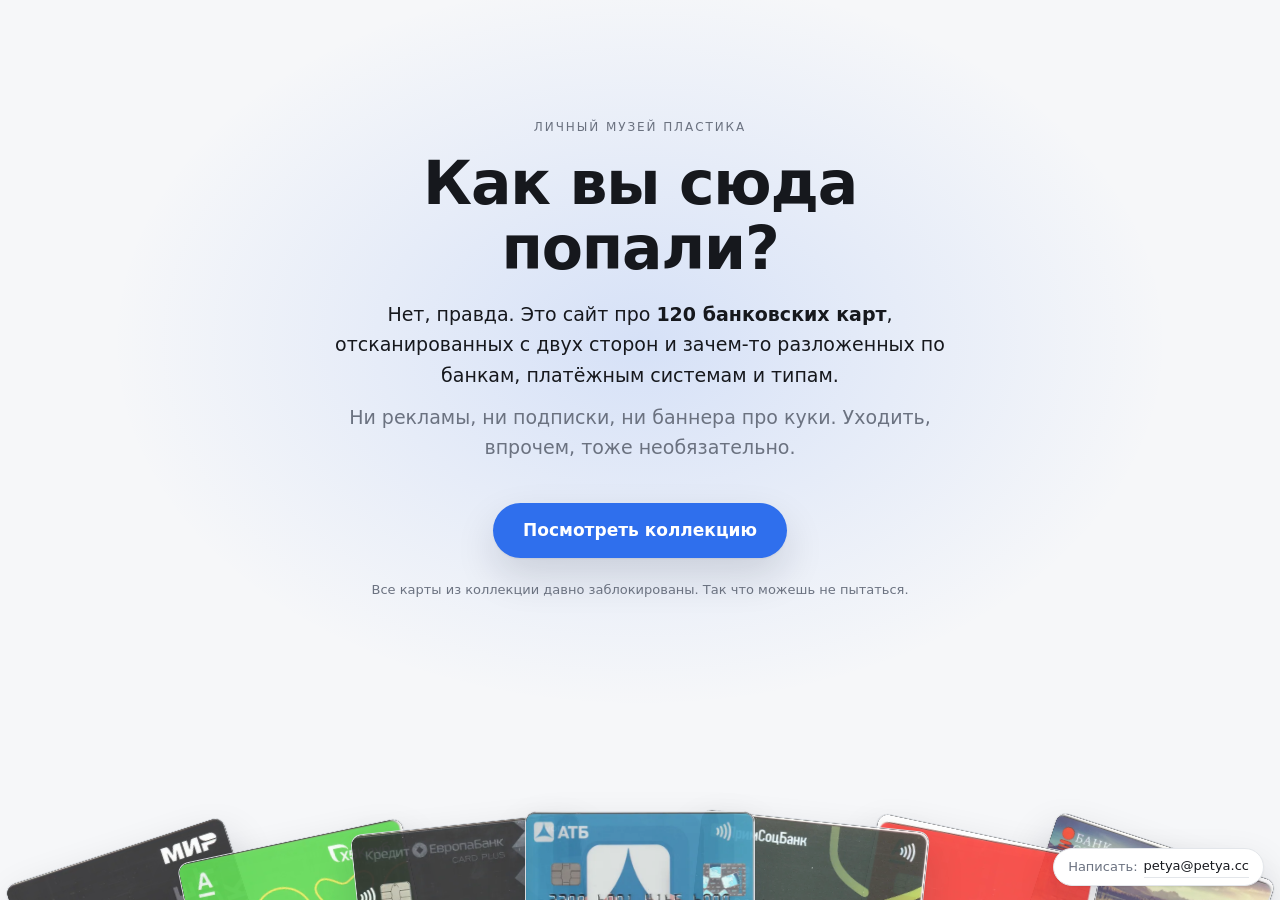
<file: index.html>
<!doctype html>
<html lang="ru">
<head>
<meta charset="utf-8">
<meta name="viewport" content="width=device-width,initial-scale=1">
<title>Коллекция банковских карт</title>
<link rel="icon" href="/favicon.svg" type="image/svg+xml">
<link rel="alternate icon" href="/favicon.ico" sizes="any">
<link rel="apple-touch-icon" href="/apple-touch-icon.png">
<meta name="description" content="Личная коллекция банковских карт со сканами обеих сторон.">
<link rel="stylesheet" href="/assets/landing.css">
</head>
<body>

<div class="stage">
  <main class="hero">
    <p class="kicker">Личный музей пластика</p>
    <h1>Как вы сюда попали?</h1>
    <p class="lead">
      Нет, правда. Это сайт про <b><span id="count">120</span> банковских карт</b>,
      отсканированных с двух сторон и зачем-то разложенных по банкам,
      платёжным системам и типам.
    </p>
    <p class="lead muted">
      Ни рекламы, ни подписки, ни баннера про куки. Уходить, впрочем, тоже необязательно.
    </p>

    <a class="cta" href="/collection/">Посмотреть коллекцию</a>

    <p class="note">
      Все карты из коллекции давно заблокированы. Так что можешь не пытаться.
    </p>
  </main>

  <div class="fan" id="fan" aria-hidden="true"></div>
</div>

<footer class="corner">
  <a id="mail" href="#" title="Написать письмо">
    <span class="muted">Написать:</span><span id="mailaddr">…</span>
  </a>
</footer>

<script src="/assets/landing.js"></script>
</body>
</html>
</file>
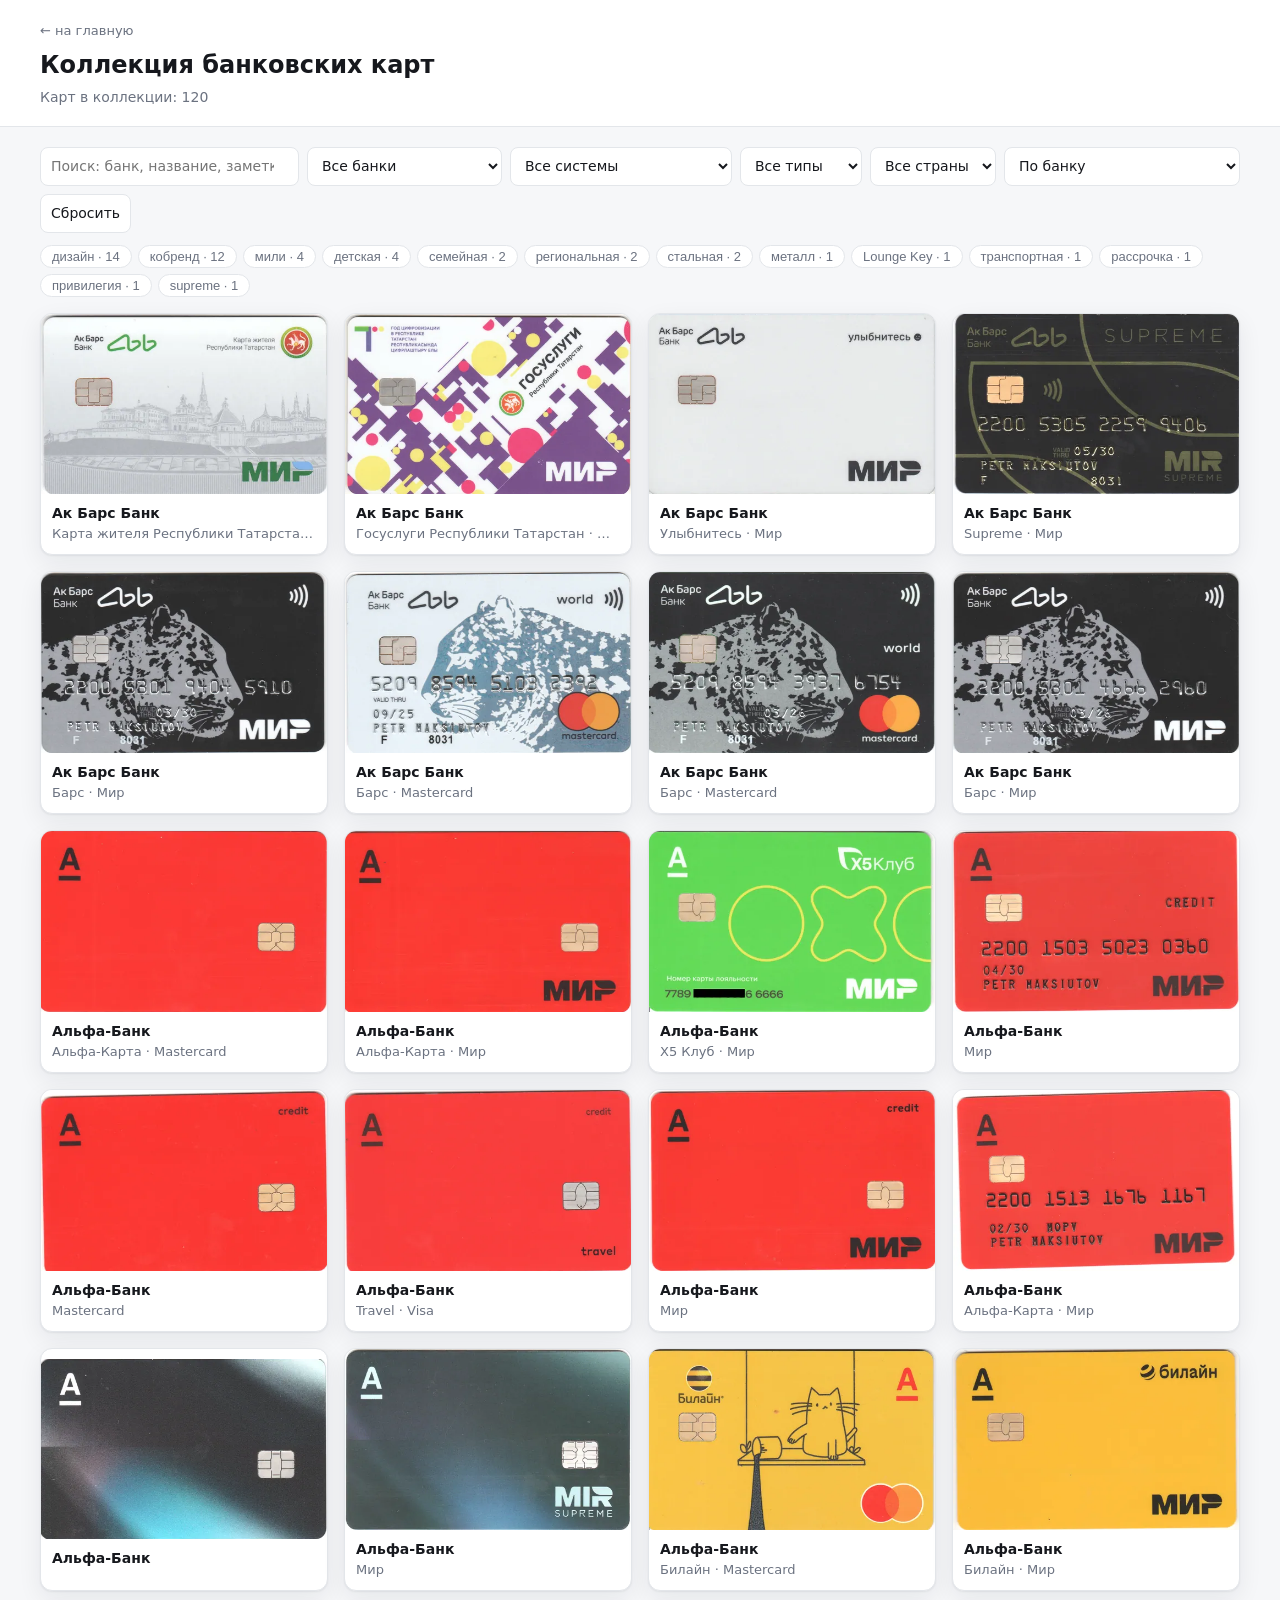
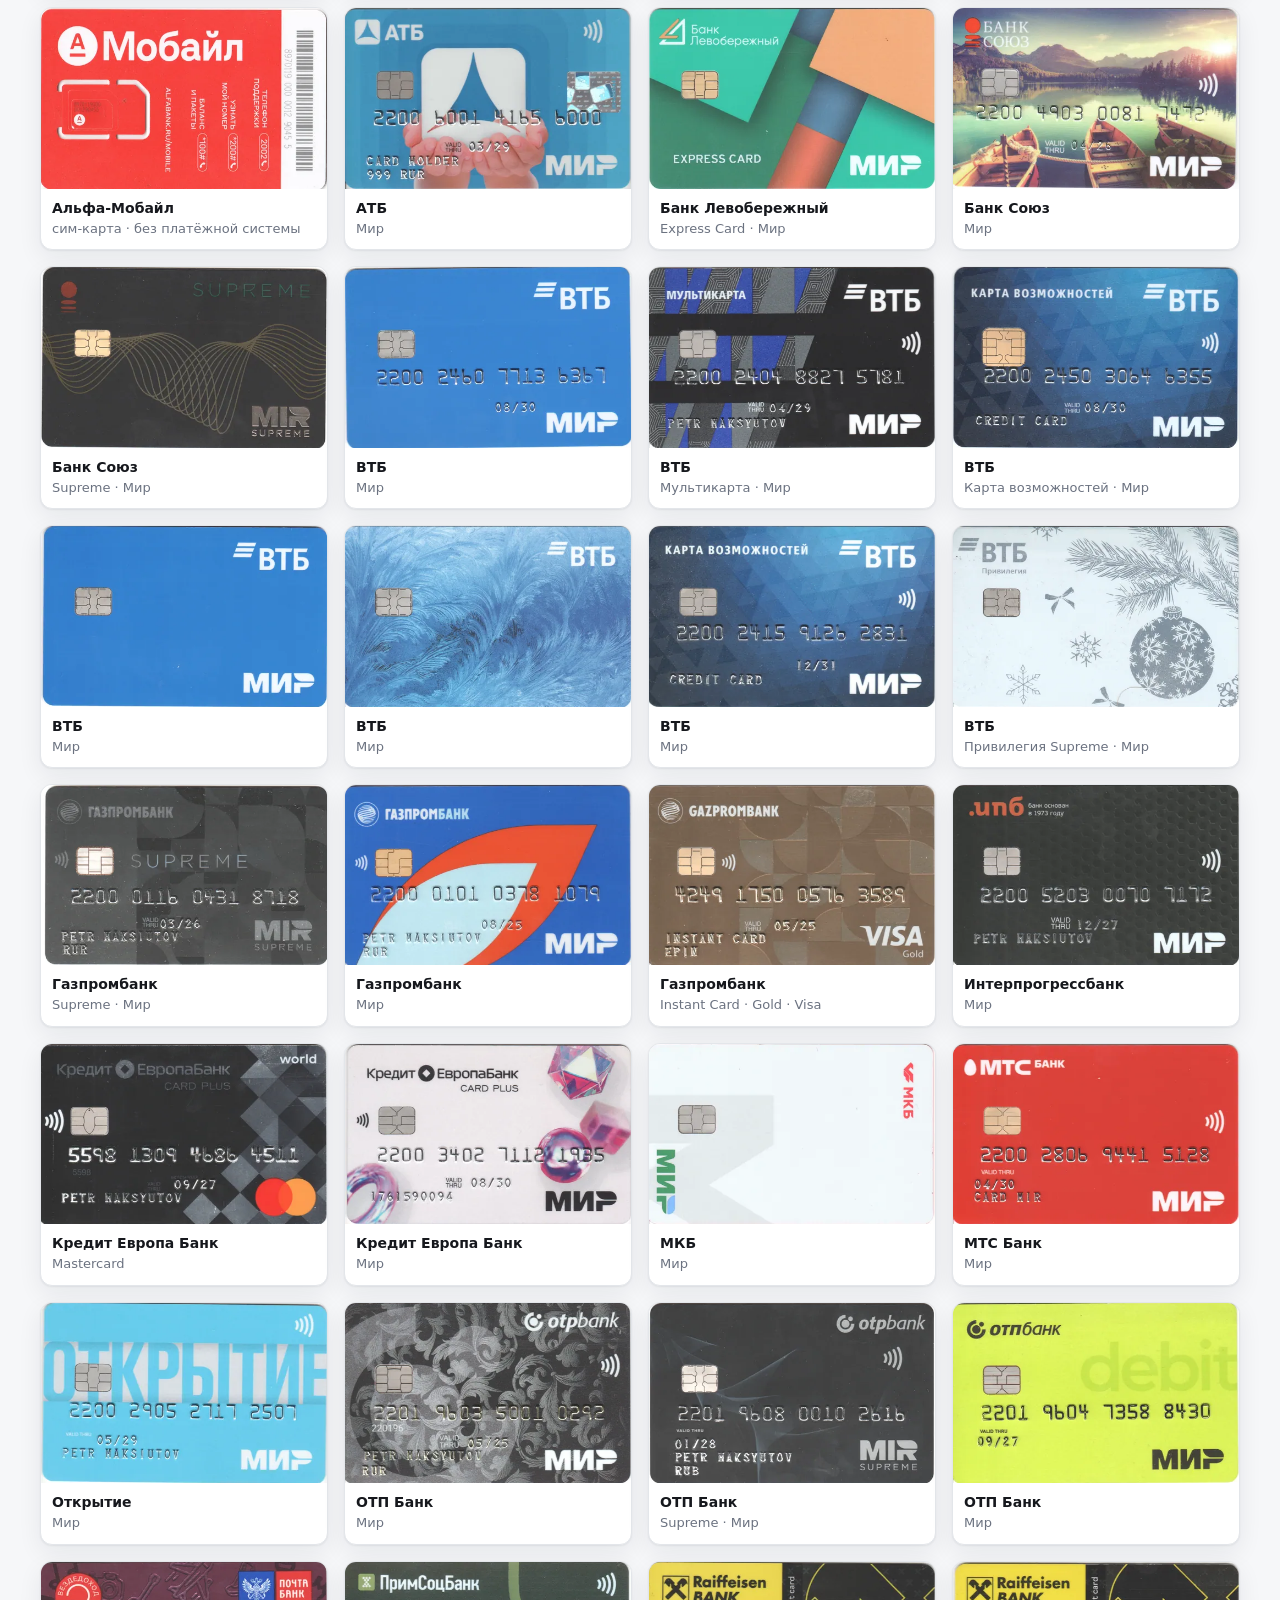
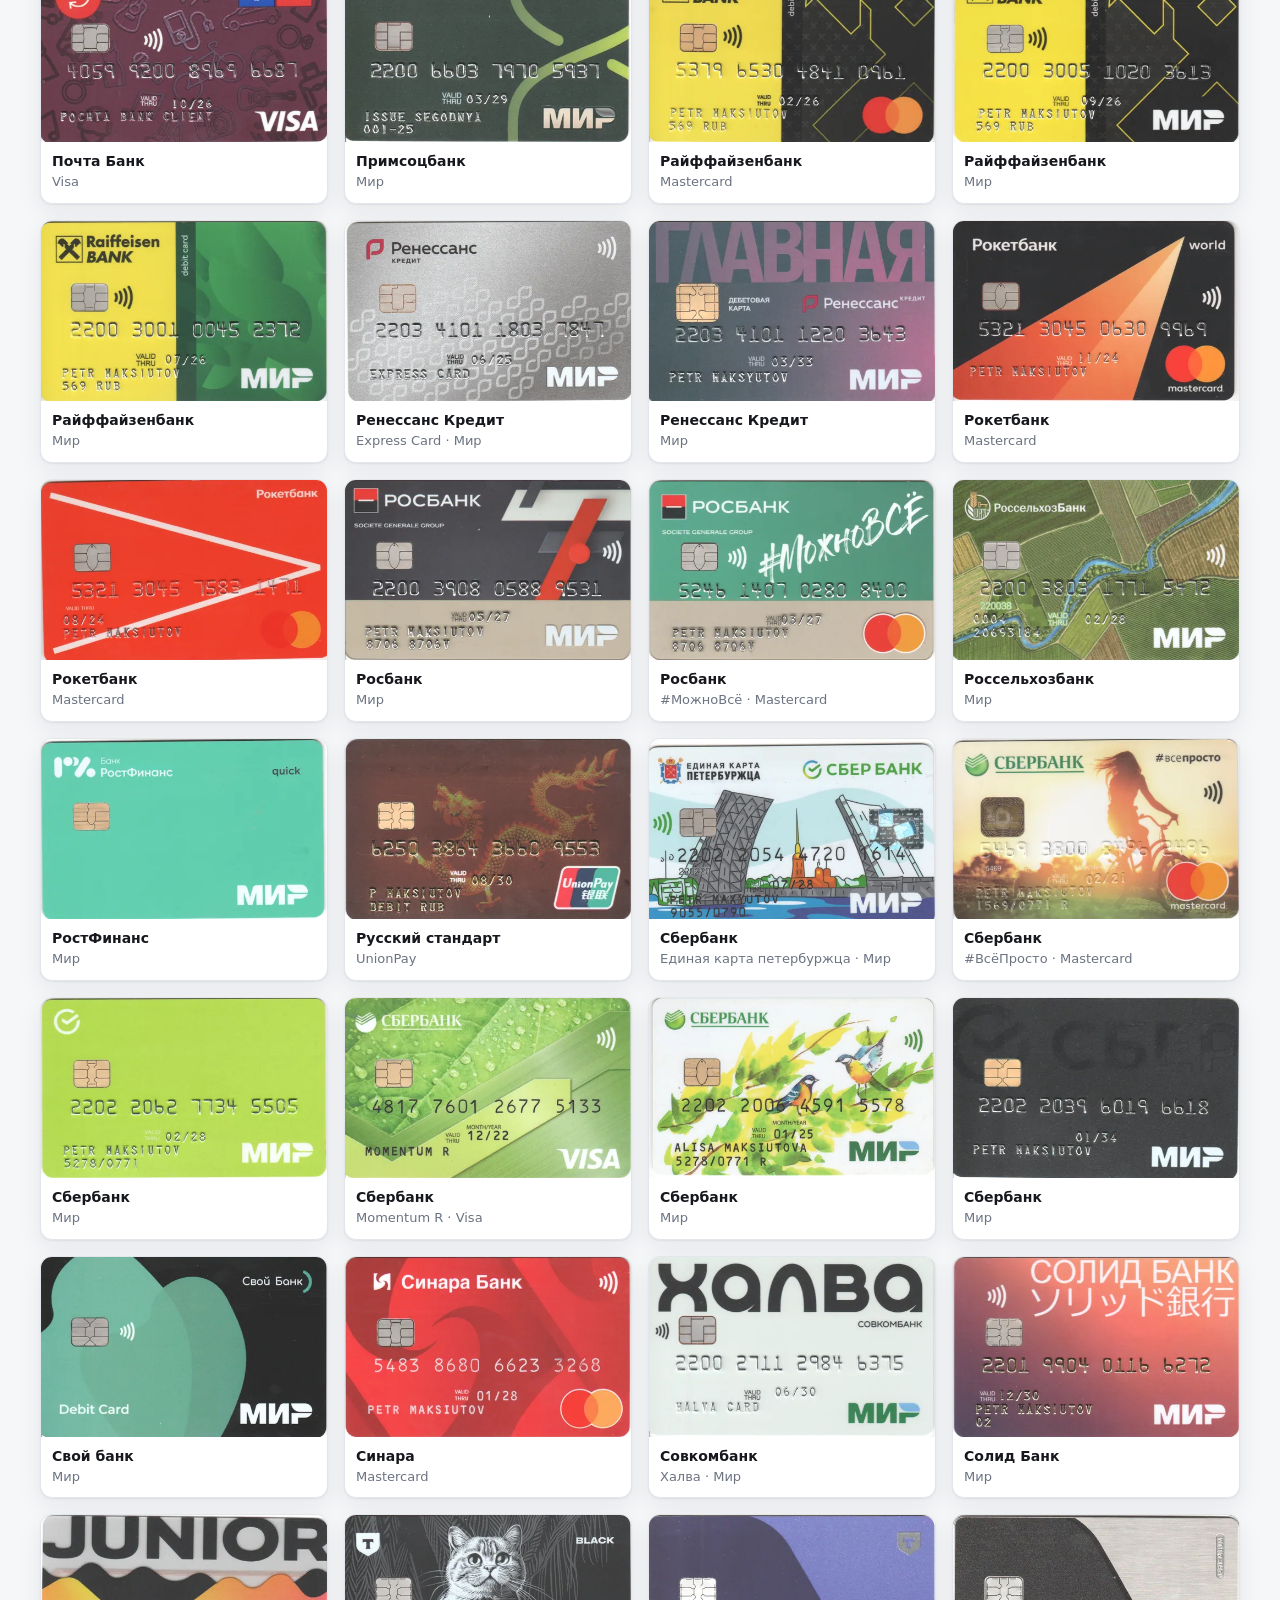
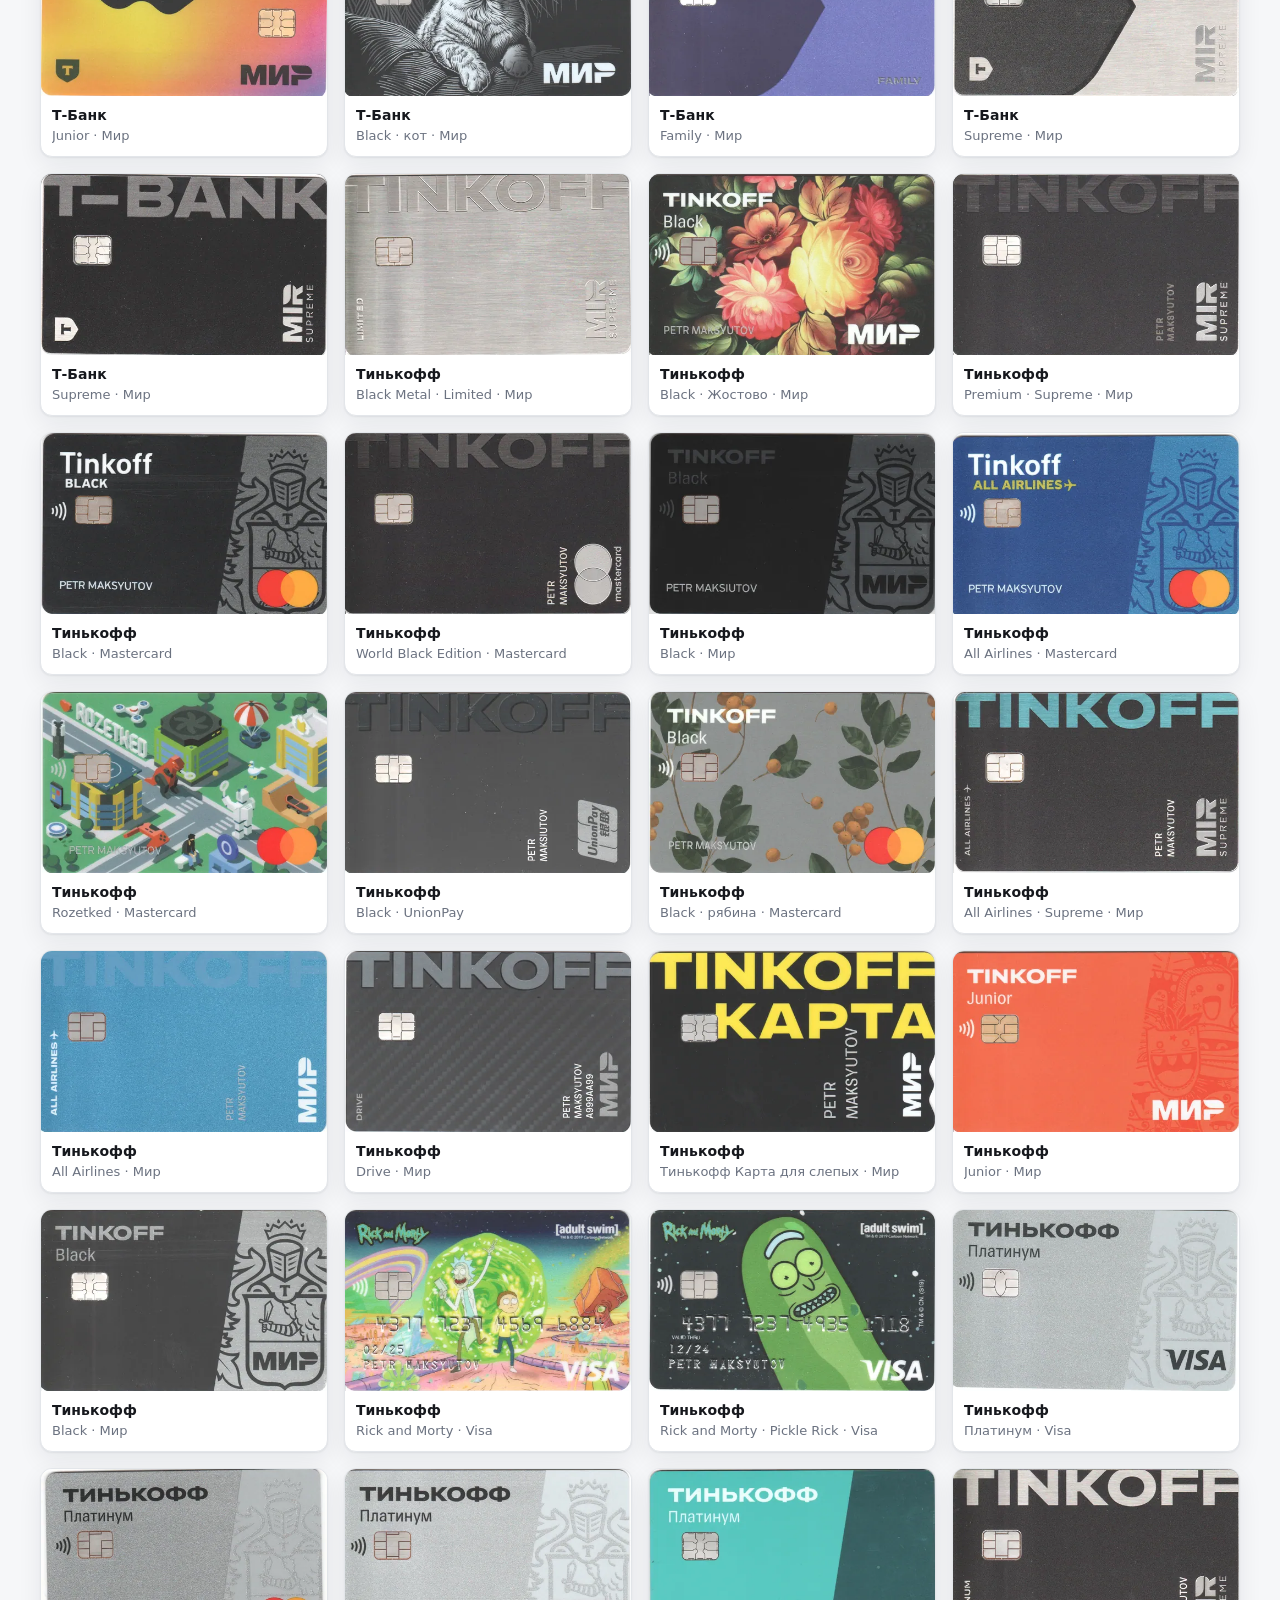
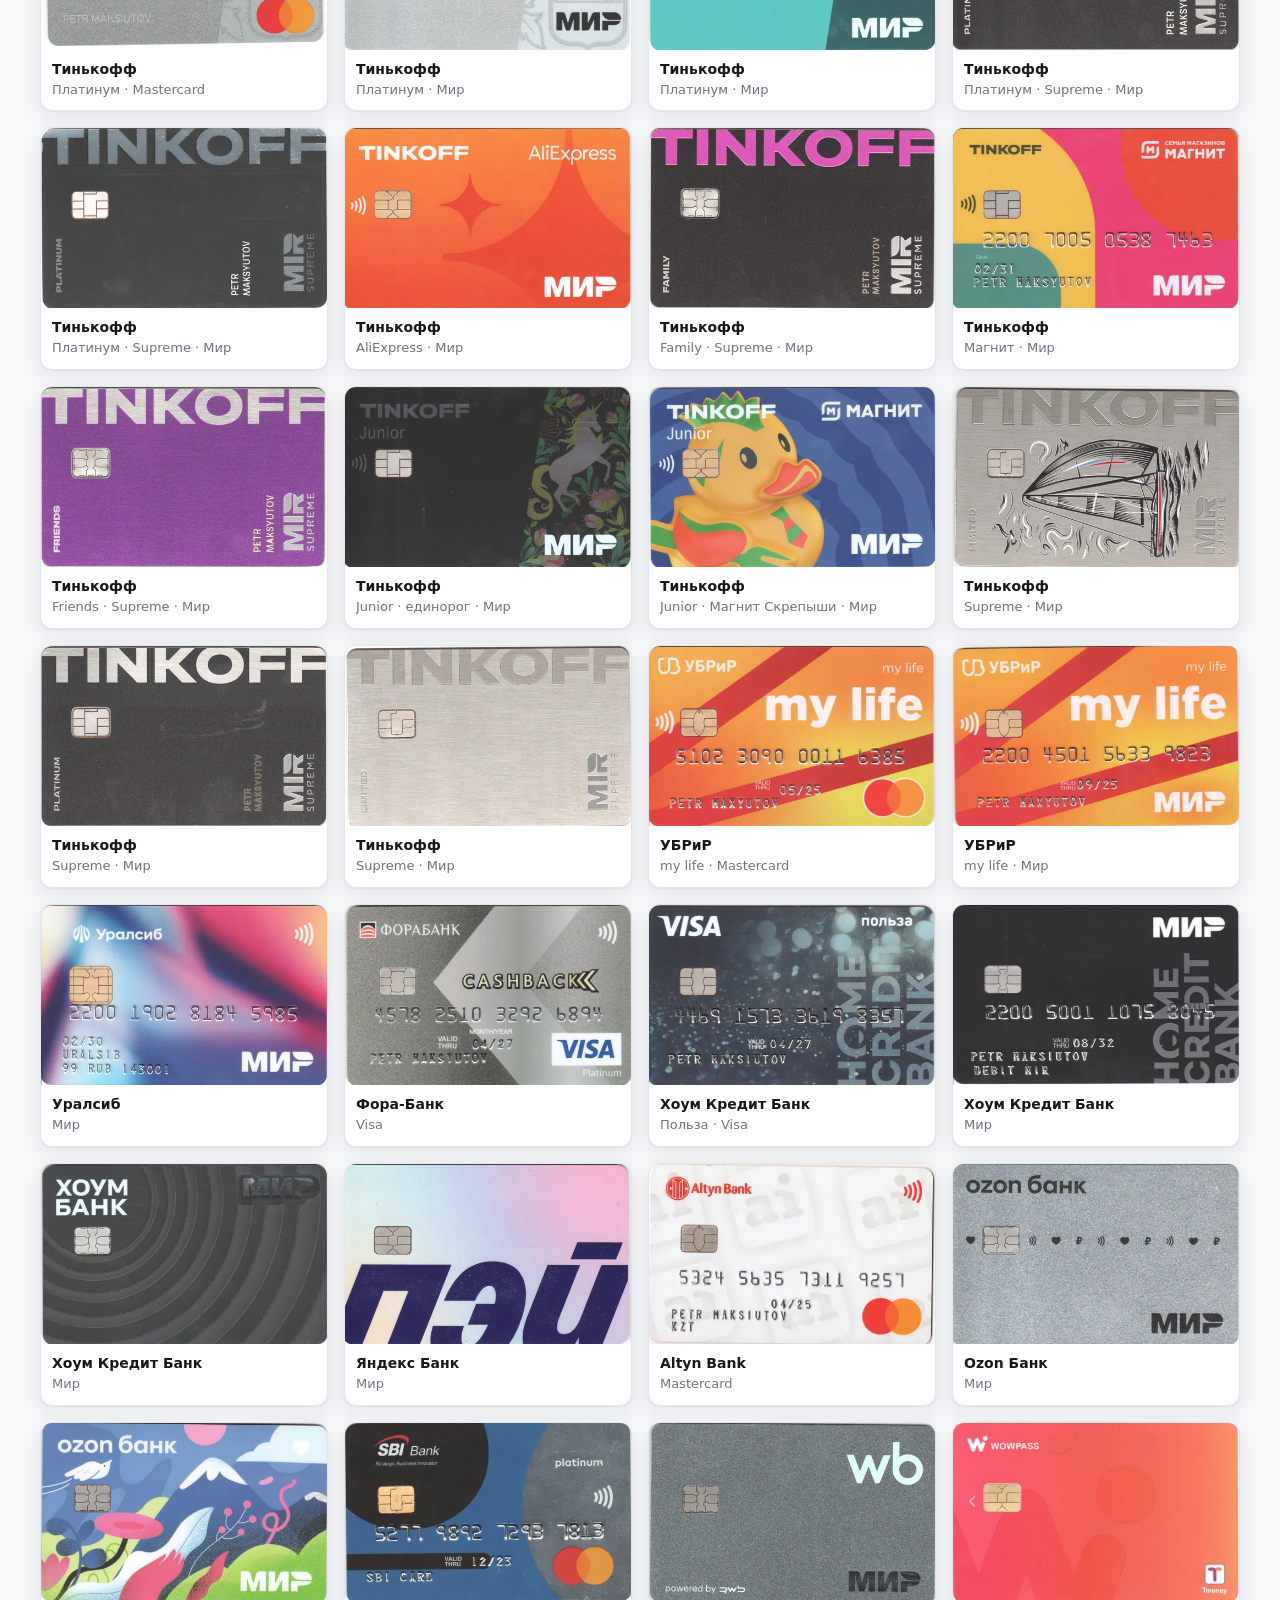
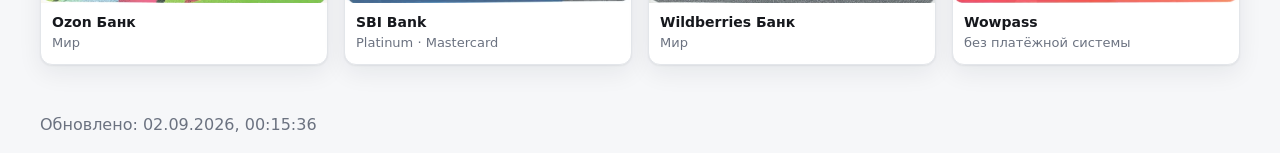
<file: collection/index.html>
<!doctype html>
<html lang="ru">
<head>
<meta charset="utf-8">
<meta name="viewport" content="width=device-width,initial-scale=1">
<title>Коллекция банковских карт</title>
<link rel="icon" href="/favicon.svg" type="image/svg+xml">
<link rel="alternate icon" href="/favicon.ico" sizes="any">
<link rel="apple-touch-icon" href="/apple-touch-icon.png">
<meta name="description" content="Каталог коллекции банковских карт со сканами обеих сторон.">
<link rel="stylesheet" href="/assets/site.css">
</head>
<body>
<header class="top">
  <div class="wrap">
    <a class="home" href="/">← на главную</a>
    <h1>Коллекция банковских карт</h1>
    <p id="count" class="muted"></p>
  </div>
</header>

<div class="wrap">
  <div class="controls">
    <input id="q" type="search" placeholder="Поиск: банк, название, заметки…" autocomplete="off">
    <select id="f-bank"><option value="">Все банки</option></select>
    <select id="f-network"><option value="">Все системы</option></select>
    <select id="f-type"><option value="">Все типы</option></select>
    <select id="f-country"><option value="">Все страны</option></select>
    <select id="sort">
      <option value="bank">По банку</option>
      <option value="id">По порядку сканирования</option>
      <option value="title">По названию</option>
    </select>
    <button id="reset" type="button">Сбросить</button>
  </div>
  <div id="tags" class="tags"></div>
  <div id="grid" class="grid"></div>
  <p id="none" class="muted empty" hidden>Ничего не найдено.</p>
</div>

<footer class="wrap muted">
  <p id="generated"></p>
</footer>

<dialog id="detail">
  <button class="close" value="close" aria-label="Закрыть">×</button>
  <div class="detail-body">
    <div class="shots" id="d-shots"></div>
    <div class="meta">
      <h2 id="d-title"></h2>
      <dl id="d-meta"></dl>
      <p id="d-notes"></p>
      <div class="nav">
        <button id="d-prev" type="button">← предыдущая</button>
        <button id="d-next" type="button">следующая →</button>
      </div>
    </div>
  </div>
</dialog>

<script src="/assets/site.js"></script>
</body>
</html>
</file>
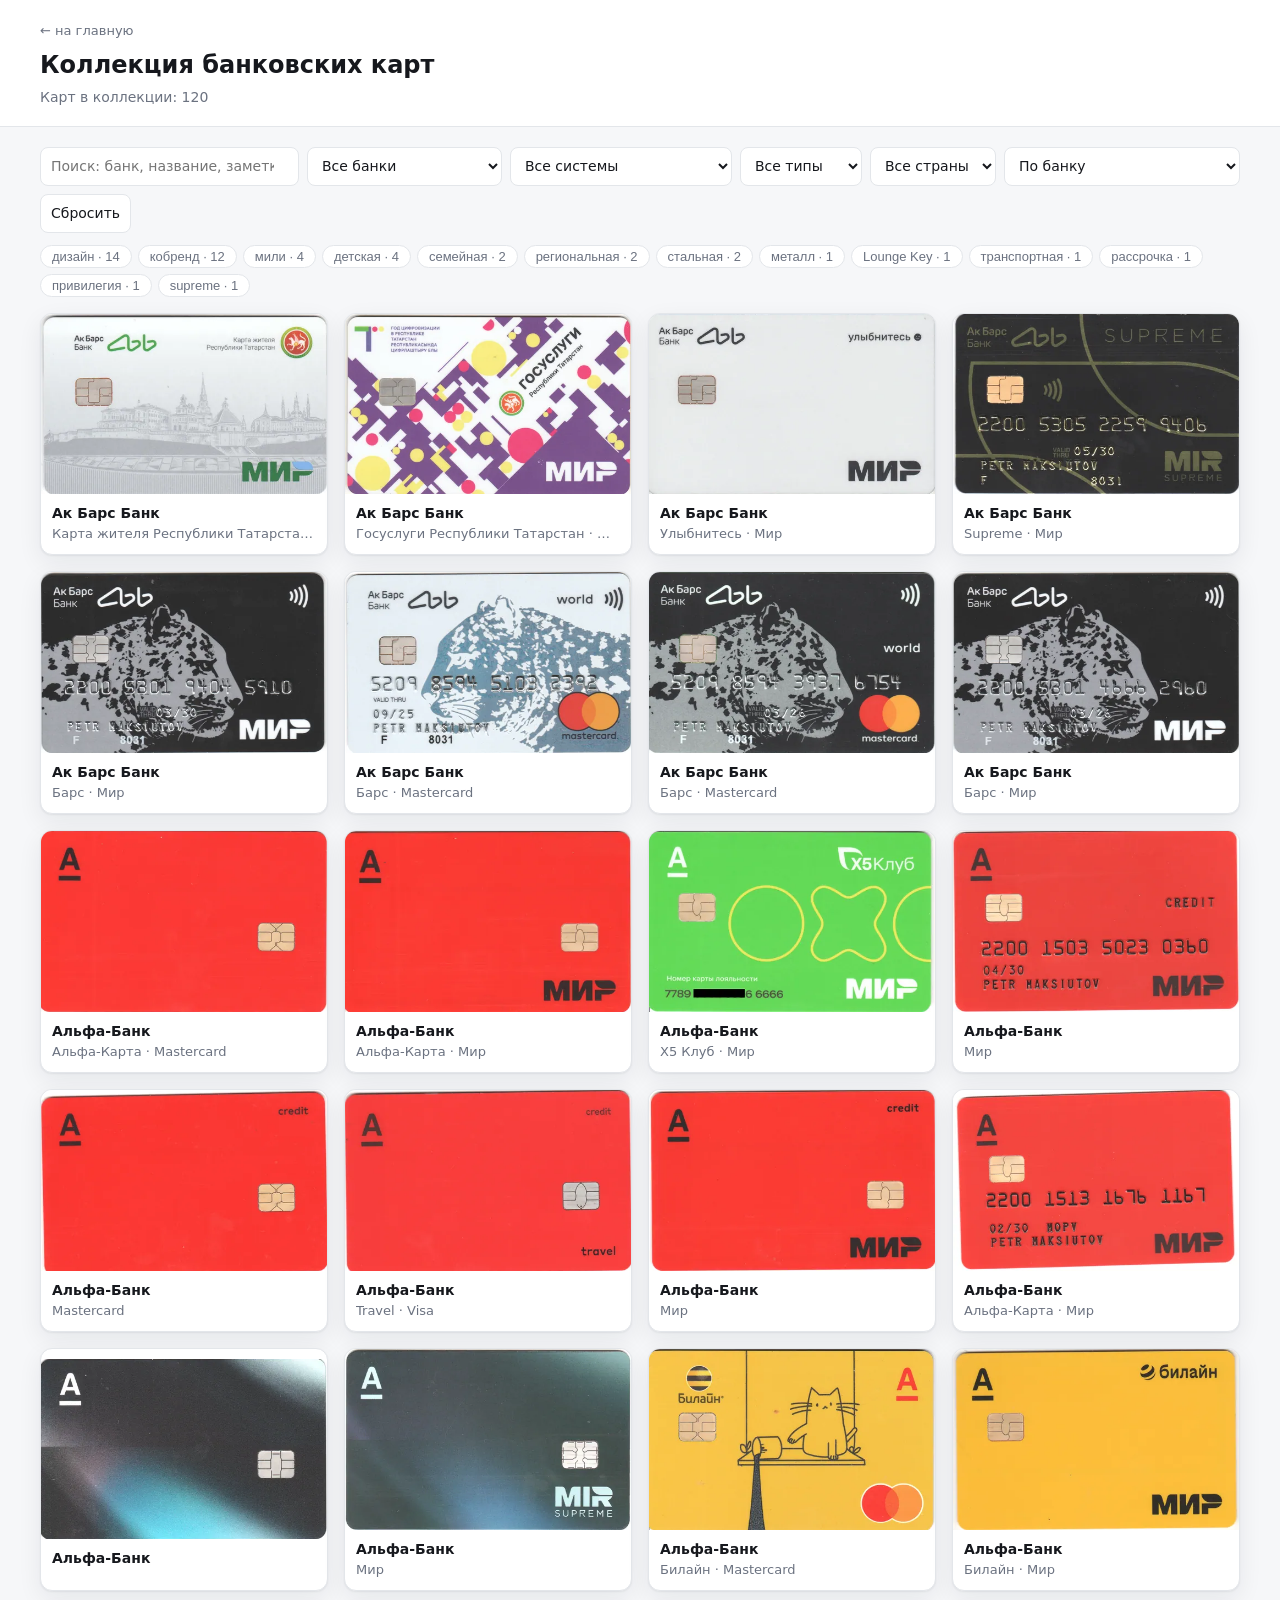
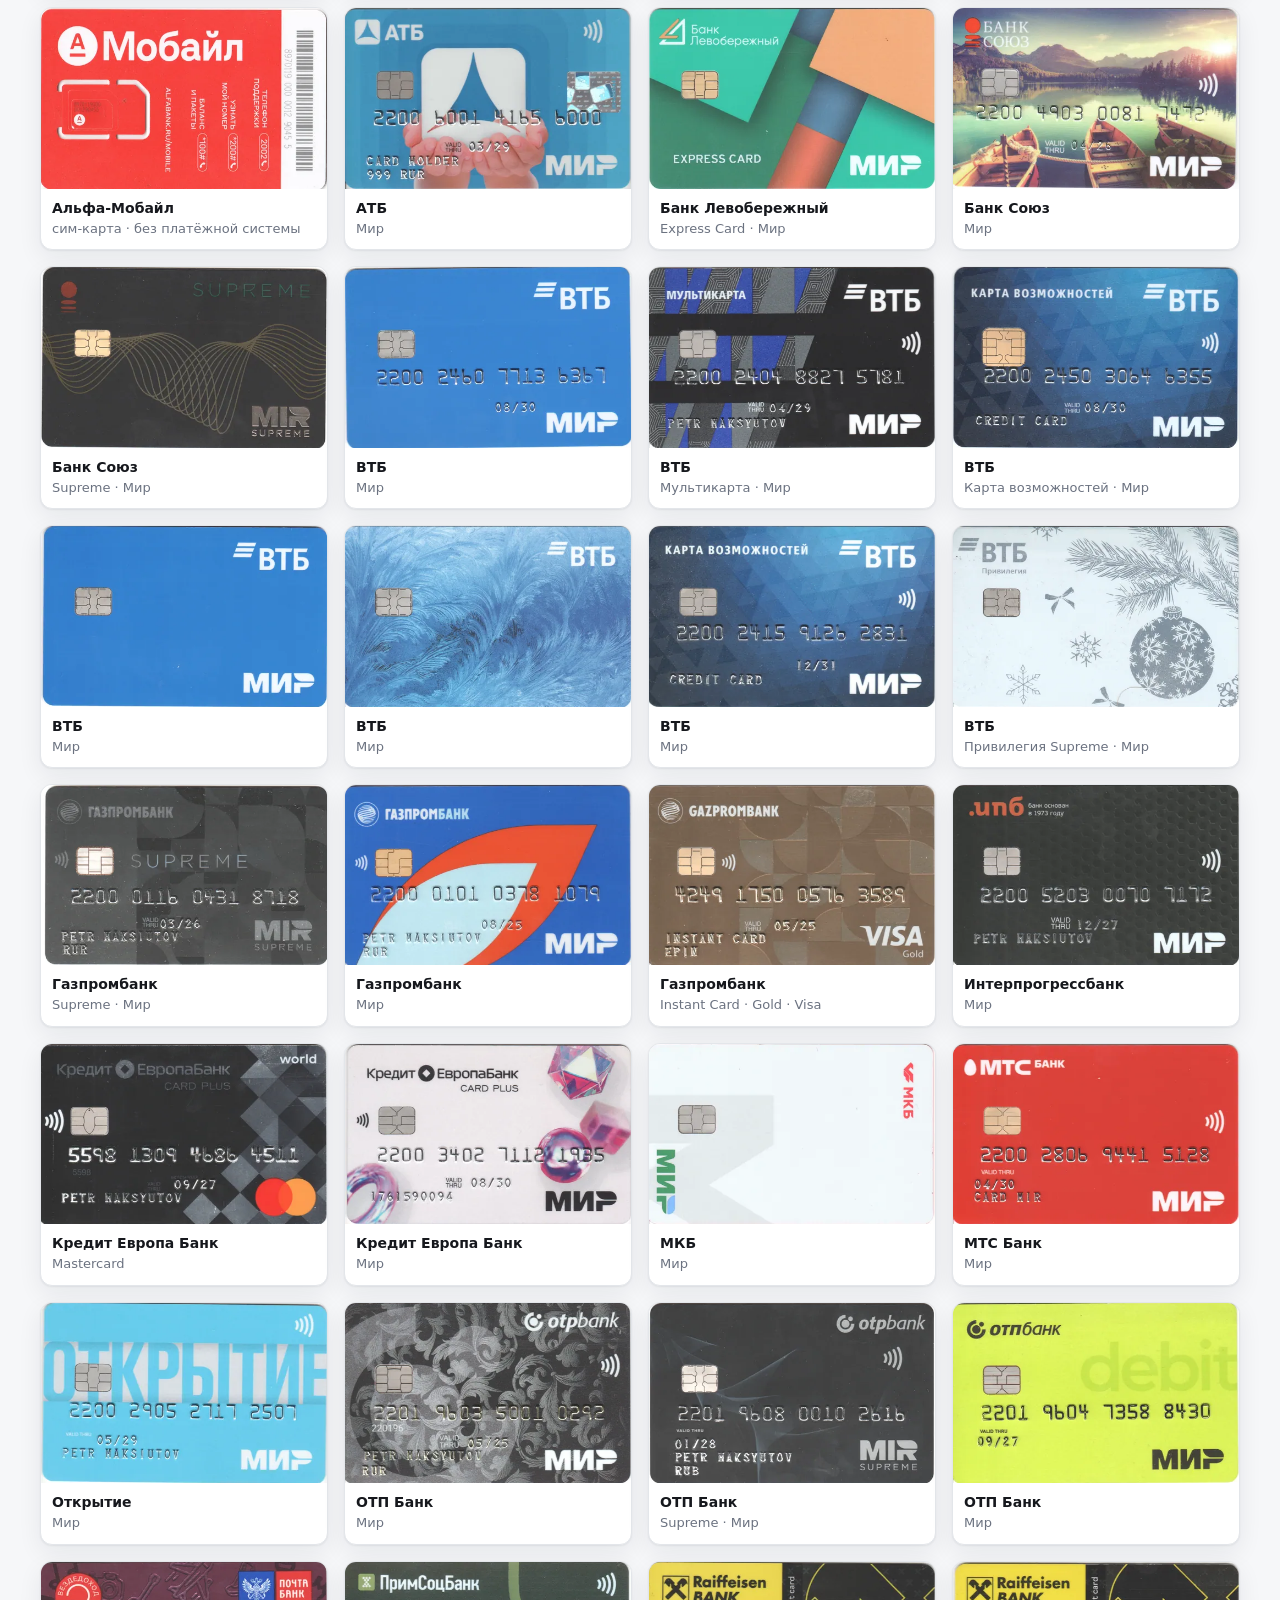
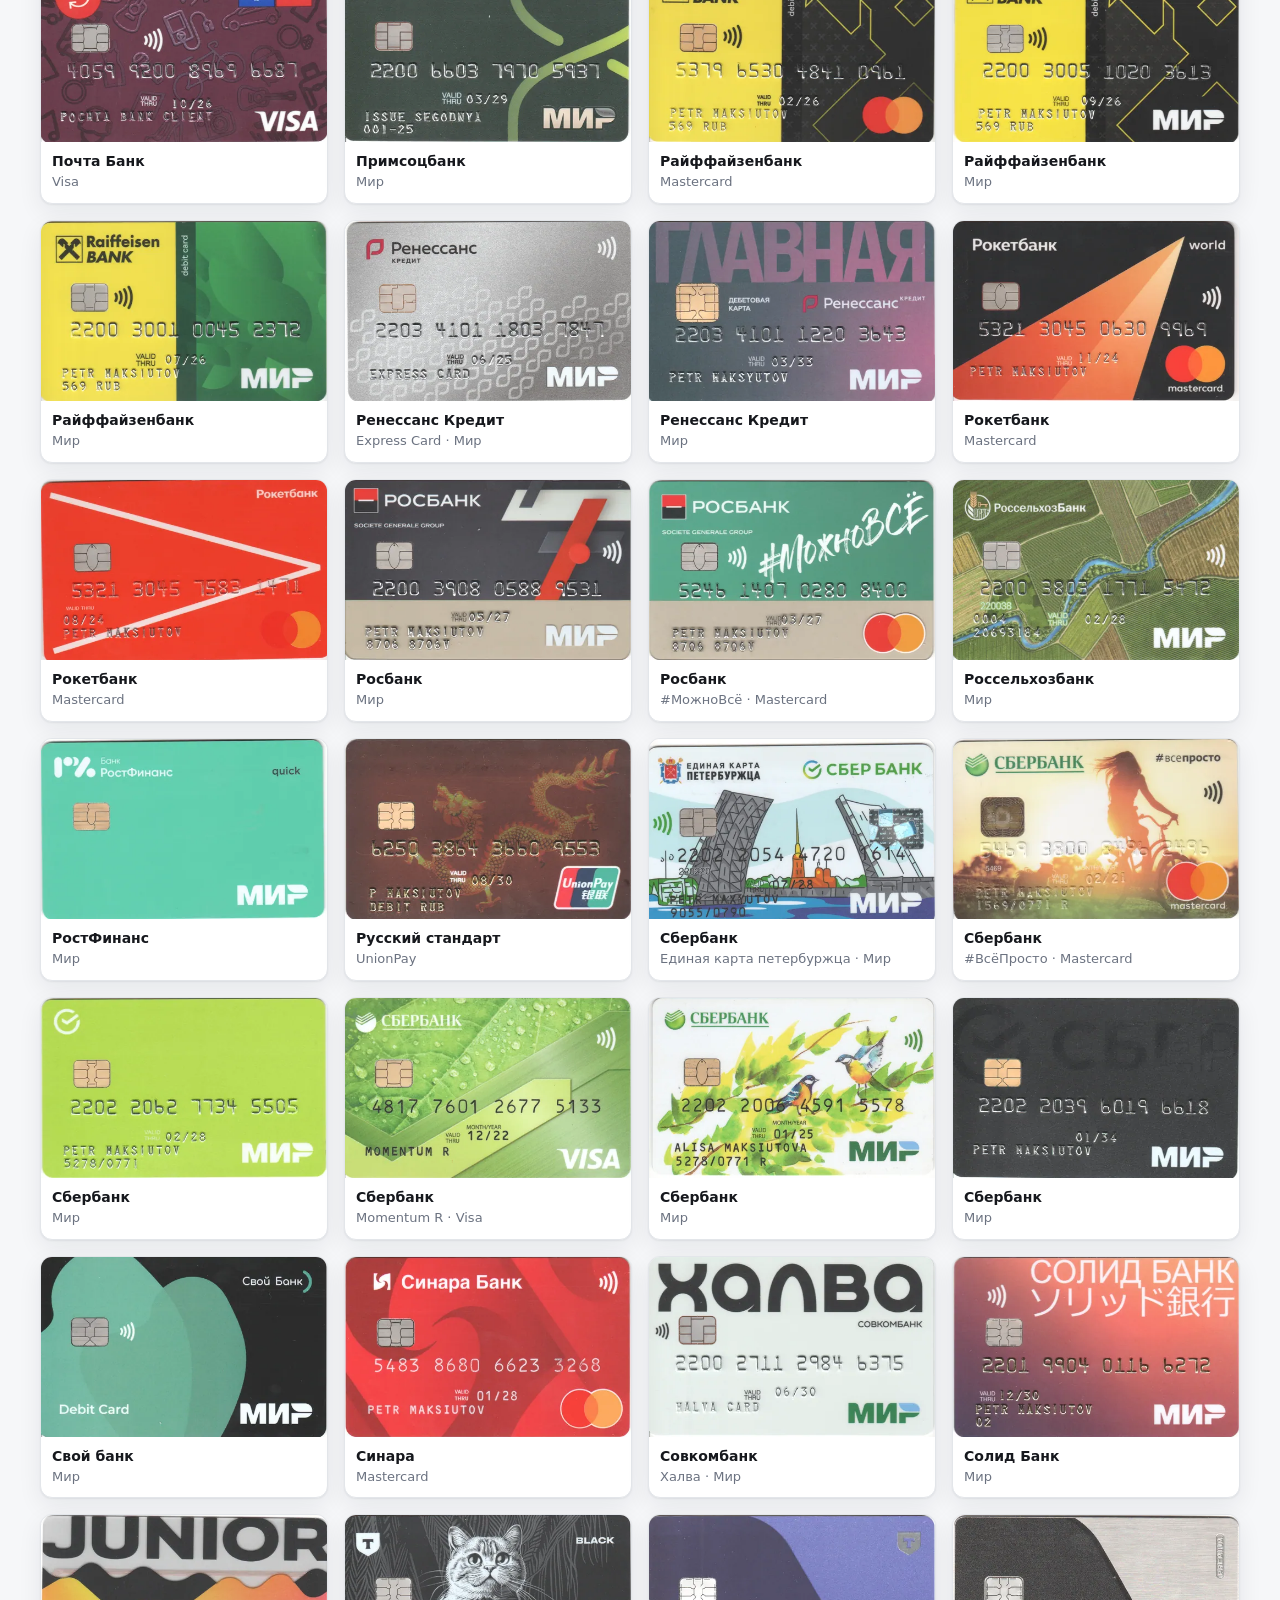
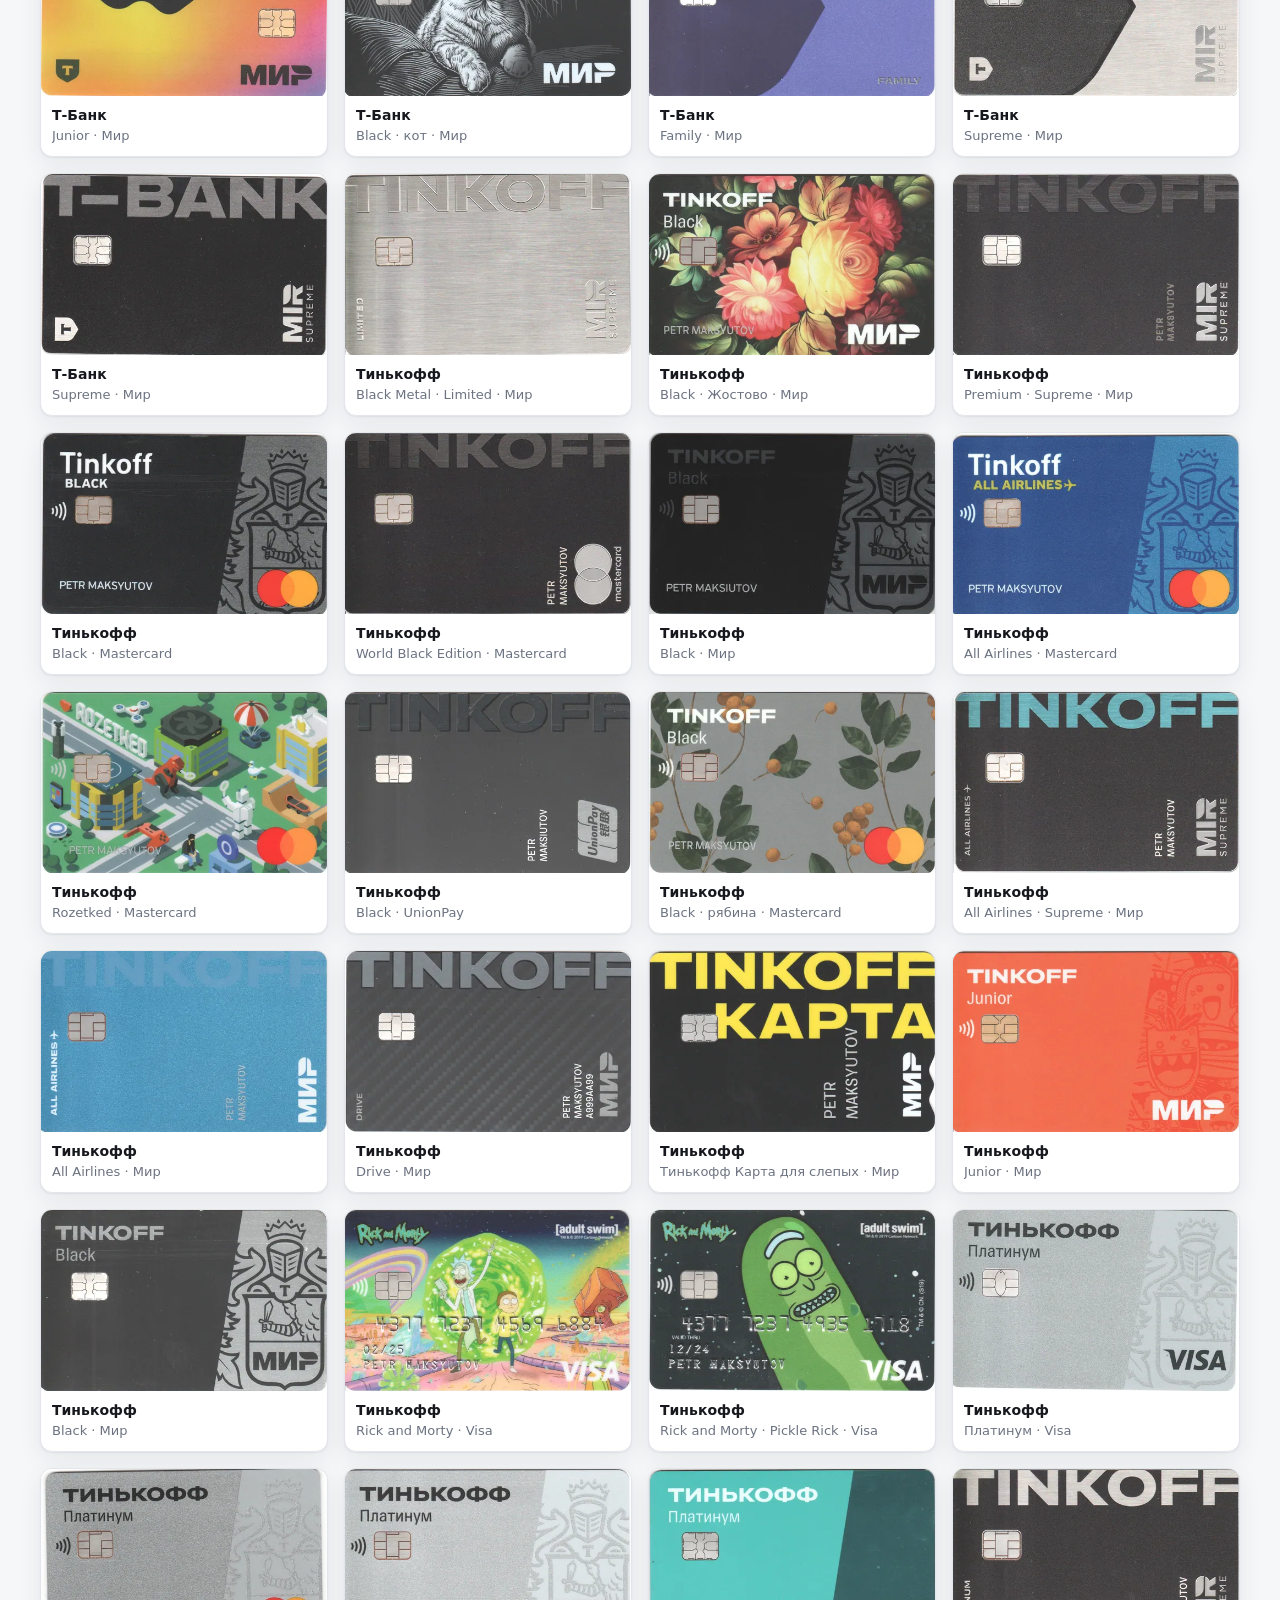
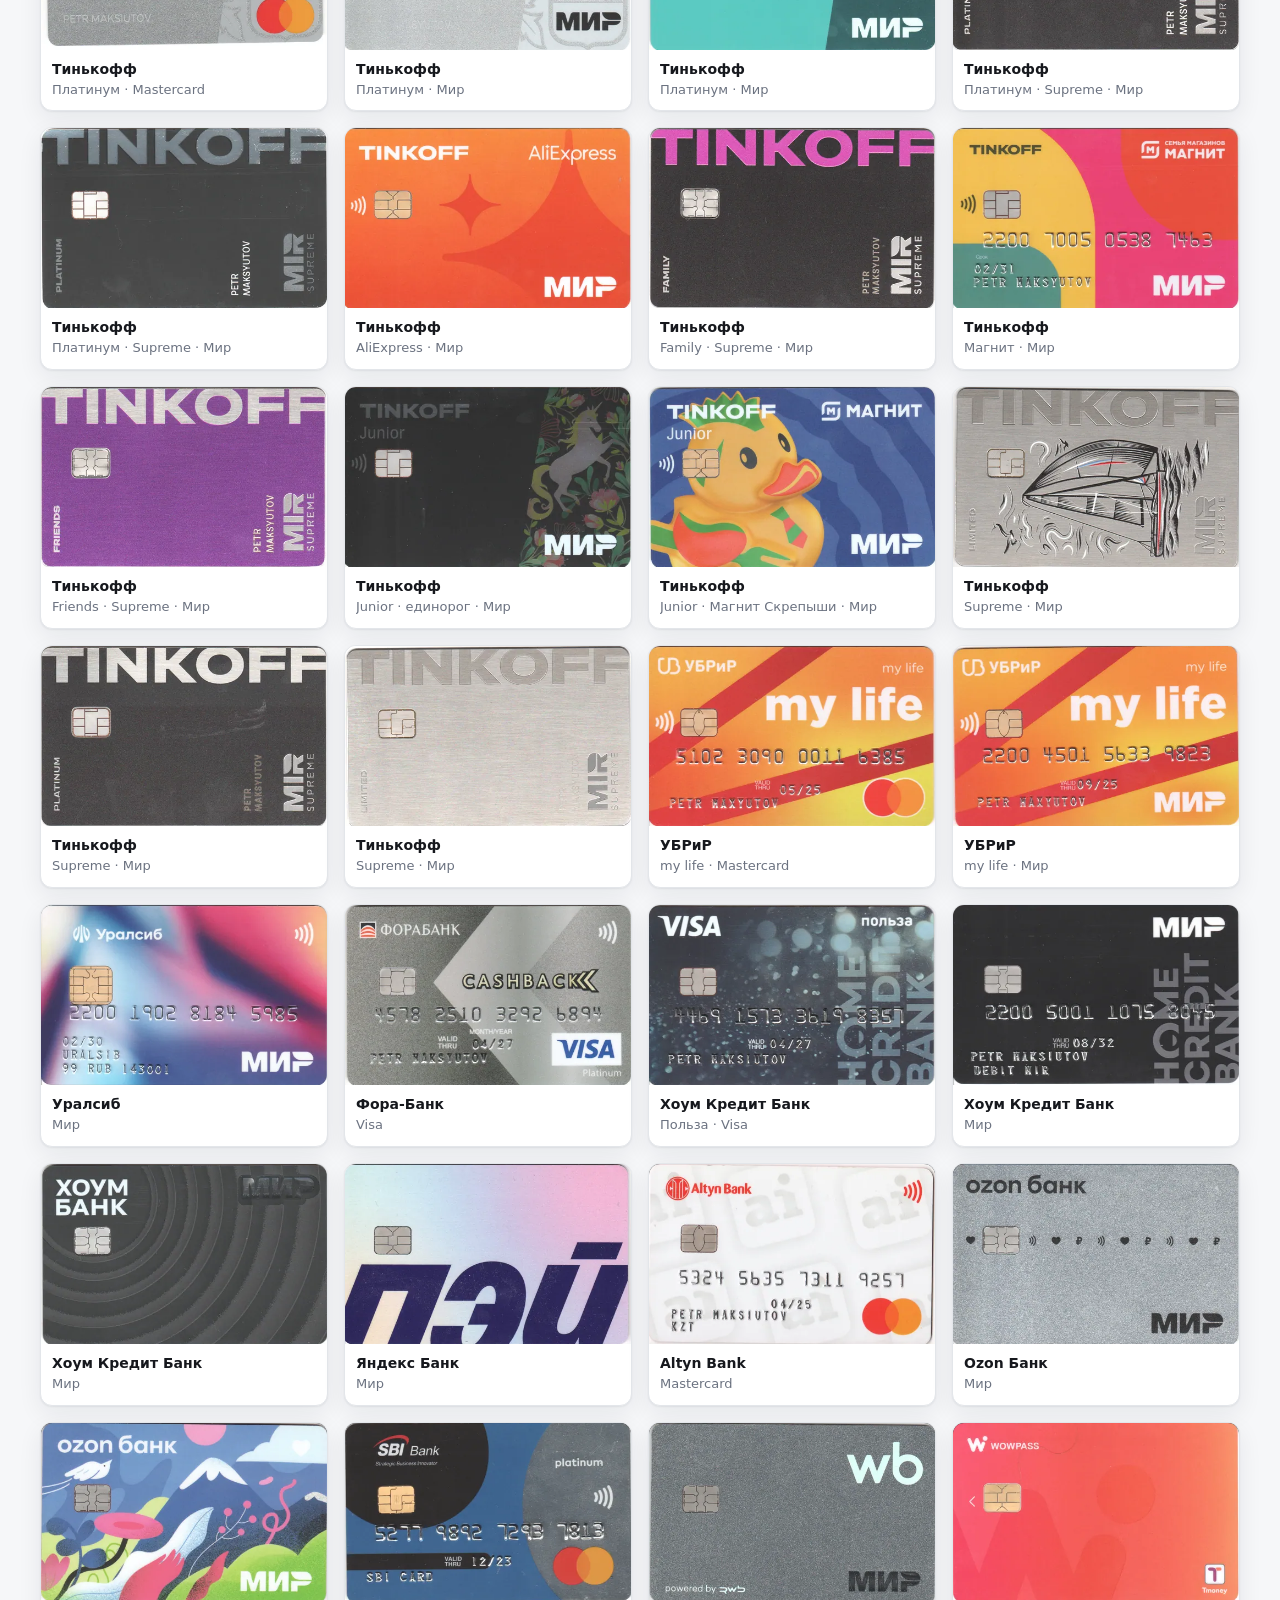
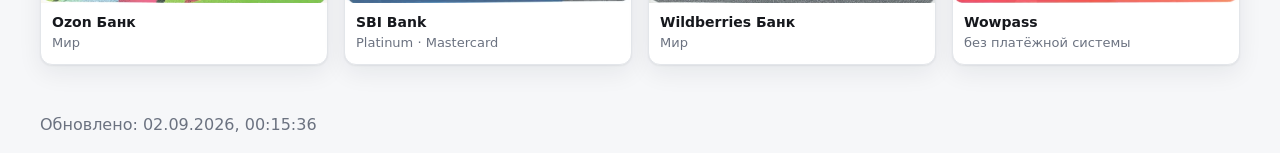
<file: collection.html>
<!doctype html>
<html lang="ru">
<head>
<meta charset="utf-8">
<meta name="viewport" content="width=device-width,initial-scale=1">
<title>Коллекция банковских карт</title>
<meta name="description" content="Каталог коллекции банковских карт со сканами обеих сторон.">
<link rel="stylesheet" href="assets/site.css">
</head>
<body>
<header class="top">
  <div class="wrap">
    <a class="home" href="./">← на главную</a>
    <h1>Коллекция банковских карт</h1>
    <p id="count" class="muted"></p>
  </div>
</header>

<div class="wrap">
  <div class="controls">
    <input id="q" type="search" placeholder="Поиск: банк, название, заметки…" autocomplete="off">
    <select id="f-bank"><option value="">Все банки</option></select>
    <select id="f-network"><option value="">Все системы</option></select>
    <select id="f-type"><option value="">Все типы</option></select>
    <select id="f-country"><option value="">Все страны</option></select>
    <select id="sort">
      <option value="bank">По банку</option>
      <option value="id">По порядку сканирования</option>
      <option value="title">По названию</option>
    </select>
    <button id="reset" type="button">Сбросить</button>
  </div>
  <div id="tags" class="tags"></div>
  <div id="grid" class="grid"></div>
  <p id="none" class="muted empty" hidden>Ничего не найдено.</p>
</div>

<footer class="wrap muted">
  <p id="generated"></p>
</footer>

<dialog id="detail">
  <button class="close" value="close" aria-label="Закрыть">×</button>
  <div class="detail-body">
    <div class="shots" id="d-shots"></div>
    <div class="meta">
      <h2 id="d-title"></h2>
      <dl id="d-meta"></dl>
      <p id="d-notes"></p>
      <div class="nav">
        <button id="d-prev" type="button">← предыдущая</button>
        <button id="d-next" type="button">следующая →</button>
      </div>
    </div>
  </div>
</dialog>

<script src="assets/site.js"></script>
</body>
</html>
</file>
<file: assets/landing.css>
:root{
  --bg:#f6f7f9; --card:#fff; --fg:#16181d; --muted:#6b7280;
  --line:#e3e6ea; --accent:#2f6fed; --accent-fg:#fff;
  --glow:rgba(47,111,237,.16);
  --shadow:0 1px 2px rgba(16,24,40,.06),0 18px 40px rgba(16,24,40,.14);
}
@media (prefers-color-scheme: dark){
  :root{
    --bg:#0e1014; --card:#191c22; --fg:#e7e9ee; --muted:#949cab;
    --line:#272c35; --accent:#6aa6ff; --accent-fg:#0d1117;
    --glow:rgba(106,166,255,.20);
    --shadow:0 1px 2px rgba(0,0,0,.5),0 18px 44px rgba(0,0,0,.55);
  }
}
*{box-sizing:border-box}
html,body{height:100%}
body{
  margin:0;background:var(--bg);color:var(--fg);
  font:16px/1.6 -apple-system,"Segoe UI",Roboto,system-ui,sans-serif;
  overflow-x:hidden;
}
.muted{color:var(--muted)}


.stage{
  position:relative;min-height:100%;display:flex;flex-direction:column;
  align-items:center;justify-content:center;
  padding:clamp(24px,5vh,48px) 20px 0;overflow:hidden;
}
.stage::before{
  content:"";position:absolute;left:50%;top:38%;width:min(1100px,140vw);height:min(760px,110vh);
  transform:translate(-50%,-50%);background:radial-gradient(ellipse at center,var(--glow),transparent 68%);
  pointer-events:none;
}

.hero{position:relative;z-index:2;max-width:640px;text-align:center;margin:auto 0}
.kicker{
  margin:0 0 14px;font-size:12px;letter-spacing:.16em;text-transform:uppercase;
  color:var(--muted);
}
h1{
  margin:0 0 18px;font-size:clamp(34px,7vw,60px);line-height:1.08;
  letter-spacing:-.02em;font-weight:700;
}
.lead{margin:0 0 12px;font-size:clamp(16px,2.1vw,19px)}
.lead b{font-weight:600}

.cta{
  display:inline-block;margin:clamp(16px,3.4vh,28px) 0 0;padding:14px 30px;border-radius:999px;
  background:var(--accent);color:var(--accent-fg);text-decoration:none;
  font-weight:600;font-size:17px;box-shadow:var(--shadow);
  transition:transform .14s ease,filter .14s ease;
}
.cta:hover{transform:translateY(-2px);filter:brightness(1.06)}
.cta:active{transform:translateY(0)}
.cta:focus-visible{outline:3px solid var(--accent);outline-offset:3px}

.note{margin:clamp(14px,2.6vh,22px) 0 0;font-size:13px;color:var(--muted)}


.fan{
  position:relative;z-index:1;width:100%;max-width:1100px;height:190px;
  margin-top:clamp(14px,4vh,36px);pointer-events:none;
}
.fan img{
  position:absolute;left:50%;bottom:-58px;width:230px;border-radius:11px;
  border:1px solid var(--line);background:#0b0d10;box-shadow:var(--shadow);
  opacity:0;animation:rise .7s cubic-bezier(.22,.8,.3,1) forwards;
}
@keyframes rise{to{opacity:.92}}
@media (prefers-reduced-motion: reduce){
  .fan img{animation:none;opacity:.92}
  .cta{transition:none}
}

.corner{
  position:fixed;right:16px;bottom:14px;z-index:3;font-size:13px;
  background:var(--card);border:1px solid var(--line);border-radius:999px;
  box-shadow:var(--shadow);
}

.corner a{
  display:flex;align-items:center;gap:6px;padding:7px 14px;
  color:var(--fg);text-decoration:none;border-radius:inherit;
}
.corner a #mailaddr{border-bottom:1px solid var(--line)}
.corner a:hover{color:var(--accent)}
.corner a:hover #mailaddr{border-bottom-color:currentColor}
.corner a:focus-visible{outline:3px solid var(--accent);outline-offset:2px}

@media (max-width:640px){
  .stage{padding-top:36px}
  .fan{height:130px}
  .fan img{width:160px;bottom:-40px}
  .corner{right:10px;bottom:10px;font-size:12px}
}


@media (max-height:640px){
  h1{margin-bottom:12px}
  .lead{font-size:15px;margin-bottom:8px}
  .fan{height:110px}
  .fan img{width:150px;bottom:-34px}
}
</file>
<file: assets/site.css>
:root{
  --bg:#f6f7f9; --card:#fff; --fg:#16181d; --muted:#6b7280;
  --line:#e3e6ea; --accent:#2f6fed; --shadow:0 1px 2px rgba(16,24,40,.06),0 8px 24px rgba(16,24,40,.07);
}
@media (prefers-color-scheme: dark){
  :root{
    --bg:#101216; --card:#191c22; --fg:#e7e9ee; --muted:#949cab;
    --line:#272c35; --accent:#6aa6ff; --shadow:0 1px 2px rgba(0,0,0,.4),0 8px 24px rgba(0,0,0,.35);
  }
}
*{box-sizing:border-box}
body{margin:0;background:var(--bg);color:var(--fg);
  font:16px/1.5 -apple-system,"Segoe UI",Roboto,system-ui,sans-serif}
.wrap{max-width:1240px;margin:0 auto;padding:0 20px}
.muted{color:var(--muted)}
h1{font-size:24px;margin:0}

.top{border-bottom:1px solid var(--line);background:var(--card);padding:18px 0;margin-bottom:20px}
.top p{margin:4px 0 0;font-size:14px}
.top .home{display:inline-block;margin-bottom:6px;font-size:13px;color:var(--muted);
  text-decoration:none}
.top .home:hover{color:var(--accent)}

.controls{display:flex;flex-wrap:wrap;gap:8px;margin-bottom:12px}
.controls input,.controls select,.controls button{
  background:var(--card);color:var(--fg);border:1px solid var(--line);
  border-radius:8px;padding:8px 10px;font:inherit;font-size:14px}
.controls input{flex:1 1 240px;min-width:180px}
.controls button{cursor:pointer}
.controls button:hover{border-color:var(--accent)}

.tags{display:flex;flex-wrap:wrap;gap:6px;margin-bottom:16px}
.tag{border:1px solid var(--line);background:var(--card);border-radius:999px;
  padding:3px 11px;font-size:13px;cursor:pointer;color:var(--muted)}
.tag[aria-pressed="true"]{background:var(--accent);border-color:var(--accent);color:#fff}

.grid{display:grid;gap:16px;grid-template-columns:repeat(auto-fill,minmax(230px,1fr));
  padding-bottom:32px}
.item{background:var(--card);border:1px solid var(--line);border-radius:12px;overflow:hidden;
  cursor:pointer;box-shadow:var(--shadow);text-align:left;padding:0;font:inherit;color:inherit;
  transition:transform .12s ease}
.item:hover{transform:translateY(-2px)}
.item img{width:100%;aspect-ratio:1.585;object-fit:cover;display:block;background:#0b0d10}
.item .cap{padding:9px 11px 11px}
.item .cap b{display:block;font-weight:600;font-size:14px}
.item .cap span{display:block;color:var(--muted);font-size:13px;
  overflow:hidden;text-overflow:ellipsis;white-space:nowrap}
.empty{padding:40px 0;text-align:center}

dialog{border:none;border-radius:14px;padding:0;background:var(--card);color:var(--fg);
  max-width:min(1150px,94vw);width:100%;max-height:92vh;overflow:auto;box-shadow:var(--shadow)}
dialog::backdrop{background:rgba(8,10,14,.72)}
.close{position:absolute;top:10px;right:12px;background:transparent;border:0;color:var(--muted);
  font-size:26px;line-height:1;cursor:pointer;z-index:2}
.detail-body{display:grid;grid-template-columns:minmax(0,2fr) minmax(230px,1fr);gap:22px;padding:22px}
.shots{display:grid;gap:12px}
.shots figure{margin:0}
.shots img{width:100%;max-height:40vh;object-fit:contain;border-radius:8px;display:block;
  background:#0b0d10}
.shots figcaption{font-size:12px;color:var(--muted);padding-top:4px}
.meta h2{margin:0 0 12px;font-size:19px}
.meta dl{display:grid;grid-template-columns:auto 1fr;gap:5px 12px;margin:0 0 14px;font-size:14px}
.meta dt{color:var(--muted)}
.meta dd{margin:0}
.meta .nav{display:flex;gap:8px;margin-top:16px}
.meta .nav button{flex:1;background:var(--bg);color:var(--fg);border:1px solid var(--line);
  border-radius:8px;padding:7px;font:inherit;font-size:13px;cursor:pointer}
.meta .nav button:hover{border-color:var(--accent)}

@media (max-width:760px){
  .detail-body{grid-template-columns:1fr;padding:16px}
  .grid{grid-template-columns:repeat(auto-fill,minmax(150px,1fr));gap:12px}
}
</file>
